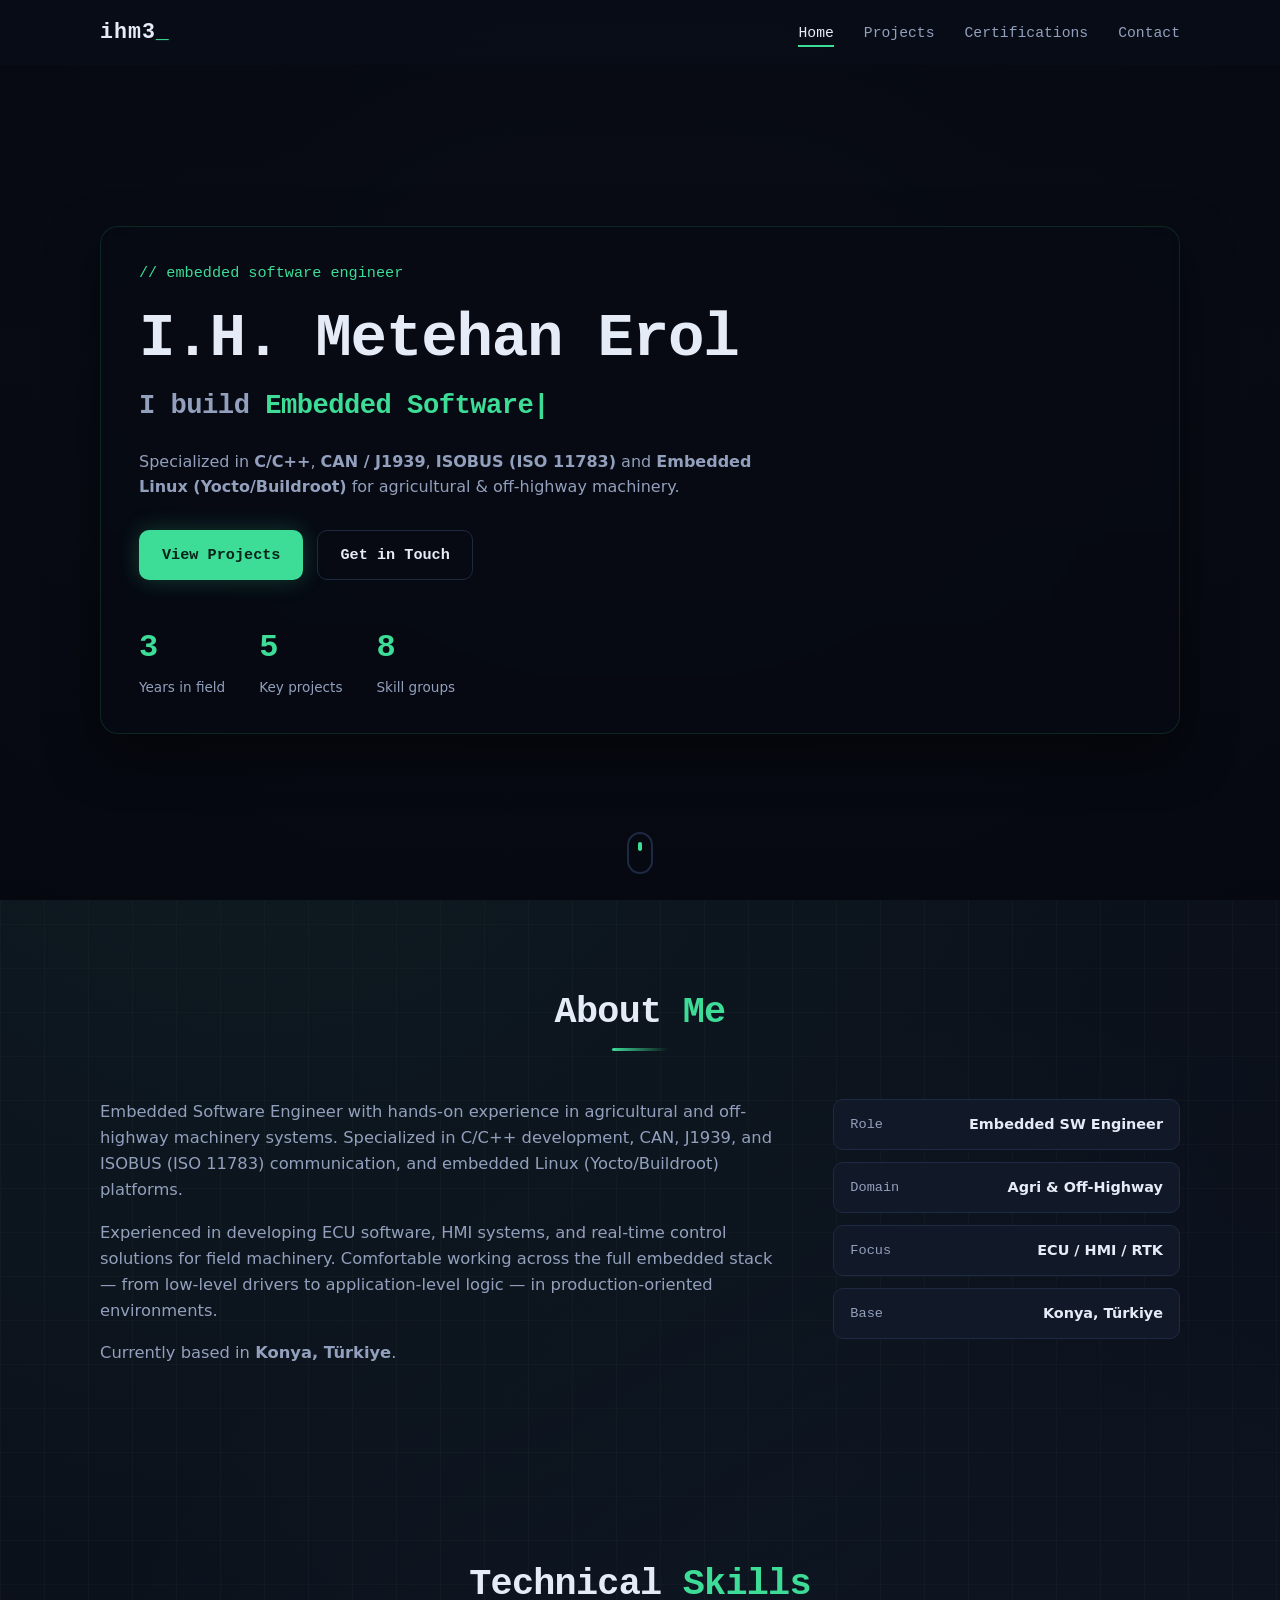
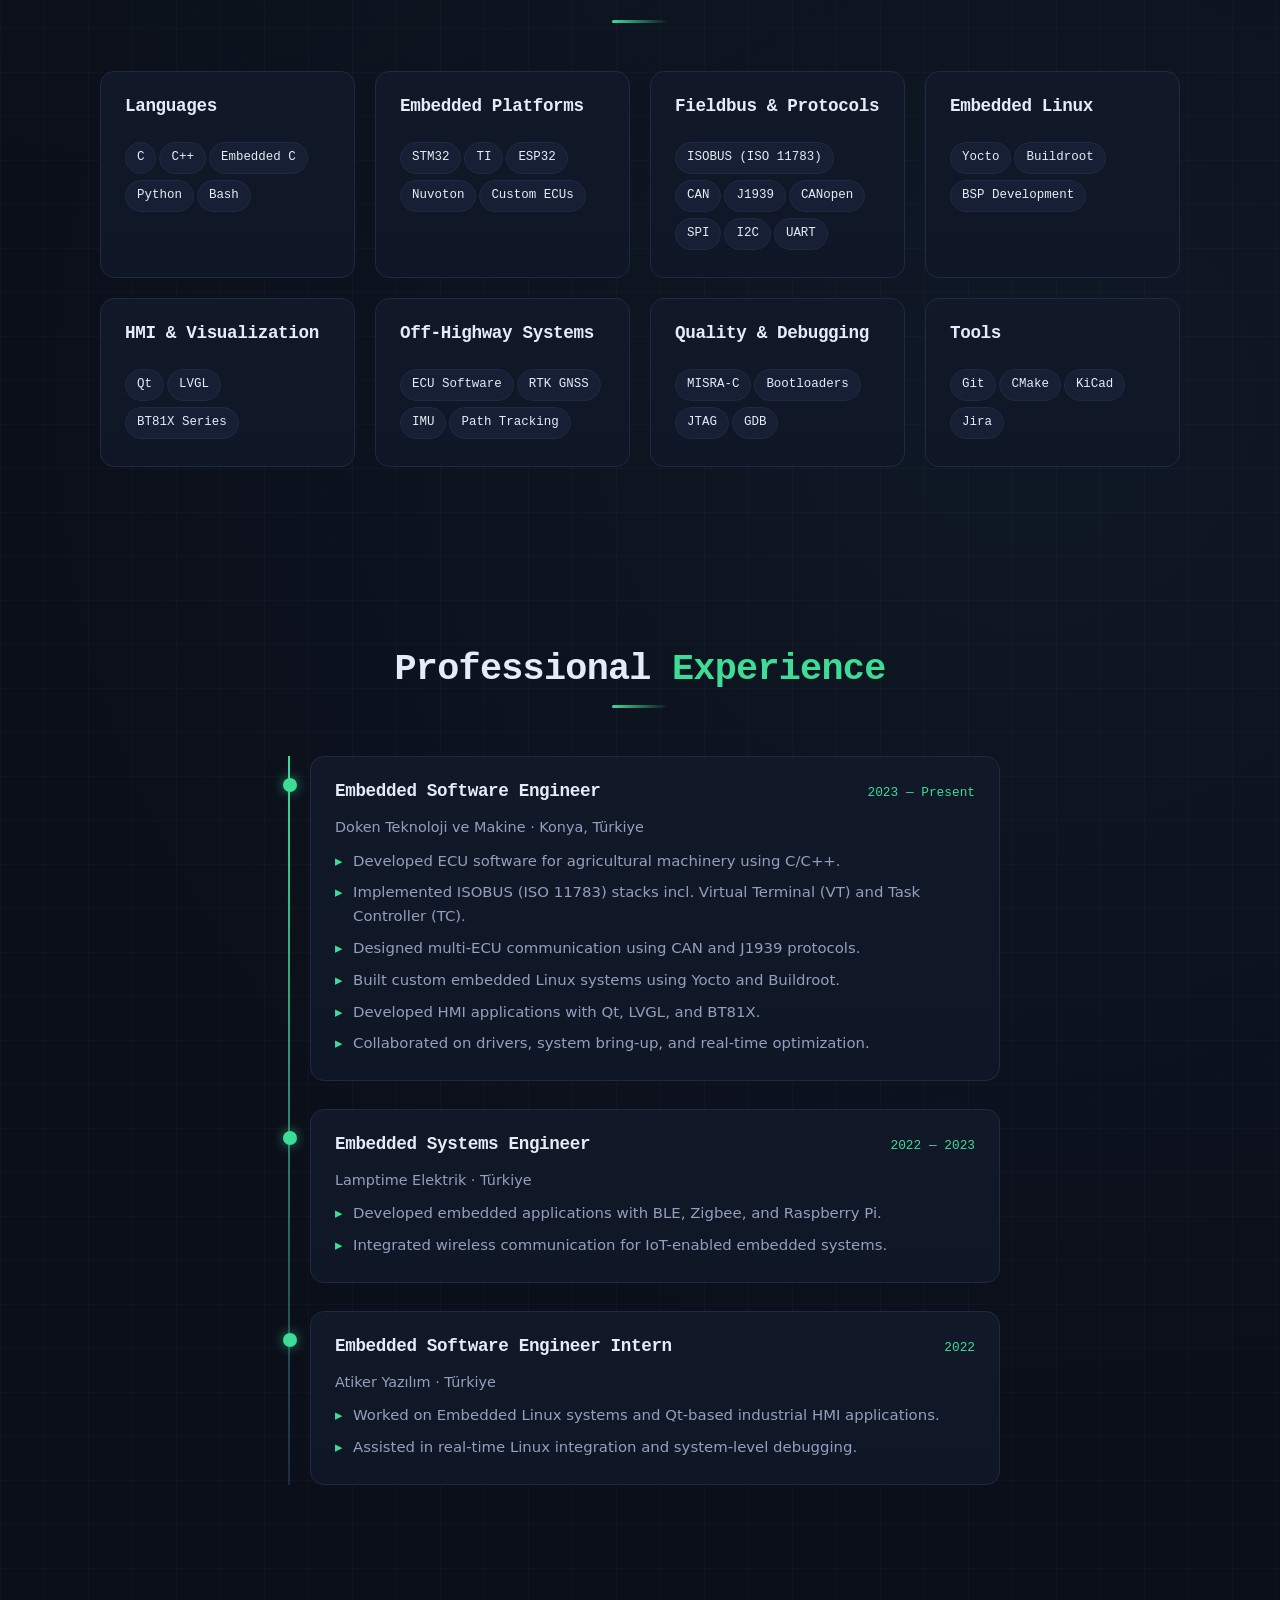
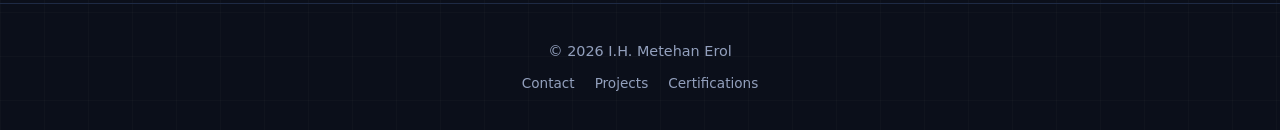
<file: index.html>
﻿<!DOCTYPE html>
<html lang="en">
<head>
  <meta charset="UTF-8">
  <meta name="viewport" content="width=device-width, initial-scale=1.0">
  <meta name="description" content="Portfolio of Metehan Erol, Embedded Software Engineer specializing in agricultural and off-highway systems, ISOBUS, CAN/J1939, and Embedded Linux.">
  <meta name="author" content="I.H. Metehan Erol">
  <meta property="og:title" content="Metehan Erol | Embedded Software Engineer">
  <meta property="og:description" content="Embedded Software Engineer — ISOBUS, CAN/J1939, Embedded Linux, RTK GNSS.">
  <meta property="og:type" content="website">
  <title>Metehan Erol | Embedded Software Engineer</title>
  <link rel="stylesheet" href="styles.css">
  <link rel="stylesheet" href="interior.css">
  <script src="script.js" defer></script>
</head>
<body id="top">
  <nav class="navbar" id="navbar">
    <div class="nav-inner">
      <a href="index.html" class="nav-logo">ihm3<span class="accent">_</span></a>
      <button class="nav-toggle" id="navToggle" aria-label="Toggle navigation" aria-expanded="false">
        <span></span><span></span><span></span>
      </button>
      <ul class="nav-links" id="navLinks">
        <li><a href="index.html" class="nav-link active">Home</a></li>
        <li><a href="projects.html" class="nav-link">Projects</a></li>
        <li><a href="certifications.html" class="nav-link">Certifications</a></li>
        <li><a href="contact.html" class="nav-link">Contact</a></li>
      </ul>
    </div>
  </nav>

  <header class="hero">
    <div class="hero-bg" aria-hidden="true">
      <div class="bg-img bg-img-a" style="background-image:url('img/bg-automotive.jpg')"></div>
      <div class="bg-img bg-img-b" style="background-image:url('img/bg-machinery.jpg')"></div>
      <div class="bg-overlay"></div>
    </div>
    <div class="hero-inner">
      <p class="hero-eyebrow reveal">// embedded software engineer</p>
      <h1 class="hero-title reveal">I.H. Metehan Erol</h1>
      <h2 class="hero-sub reveal">I build <span id="typed" class="accent"></span><span class="cursor">|</span></h2>
      <p class="hero-desc reveal">
        Specialized in <strong>C/C++</strong>, <strong>CAN / J1939</strong>, <strong>ISOBUS (ISO 11783)</strong>
        and <strong>Embedded Linux (Yocto/Buildroot)</strong> for agricultural &amp; off-highway machinery.
      </p>
      <div class="hero-actions reveal">
        <a href="projects.html" class="btn btn-primary">View Projects</a>
        <a href="contact.html" class="btn btn-ghost">Get in Touch</a>
      </div>
      <div class="hero-stats reveal" id="statCounters">
        <div class="stat"><span class="stat-num" data-target="3">0</span><span class="stat-label">Years in field</span></div>
        <div class="stat"><span class="stat-num" data-target="5">0</span><span class="stat-label">Key projects</span></div>
        <div class="stat"><span class="stat-num" data-target="8">0</span><span class="stat-label">Skill groups</span></div>
      </div>
    </div>
    <a href="#about" class="scroll-hint" aria-label="Scroll to about"><span></span></a>
  </header>

  <main class="container">
    <section id="about" class="section">
      <div class="section-head reveal">
        <h2 class="section-title">About <span class="accent">Me</span></h2>
      </div>
      <div class="about-grid">
        <div class="about-text reveal">
          <p>
            Embedded Software Engineer with hands-on experience in agricultural and off-highway machinery systems.
            Specialized in C/C++ development, CAN, J1939, and ISOBUS (ISO 11783) communication, and embedded Linux
            (Yocto/Buildroot) platforms.
          </p>
          <p>
            Experienced in developing ECU software, HMI systems, and real-time control solutions for field machinery.
            Comfortable working across the full embedded stack — from low-level drivers to application-level logic —
            in production-oriented environments.
          </p>
          <p>
            Currently based in <strong>Konya, Türkiye</strong>. 
          </p>
        </div>
        <div class="about-facts reveal">
          <div class="fact"><span>Role</span><b>Embedded SW Engineer</b></div>
          <div class="fact"><span>Domain</span><b>Agri &amp; Off-Highway</b></div>
          <div class="fact"><span>Focus</span><b>ECU / HMI / RTK</b></div>
          <div class="fact"><span>Base</span><b>Konya, Türkiye</b></div>
        </div>
      </div>
    </section>

    <section id="skills" class="section">
      <div class="section-head reveal">
        <h2 class="section-title">Technical <span class="accent">Skills</span></h2>
      </div>
      <div class="skills-grid" id="skillsGrid"></div>
    </section>

    <section id="experience" class="section">
      <div class="section-head reveal">
        <h2 class="section-title">Professional <span class="accent">Experience</span></h2>
      </div>
      <div class="timeline" id="timeline"></div>
    </section>
  </main>

  <footer class="footer">
    <p>© <span id="year"></span> I.H. Metehan Erol</p>
    <p class="footer-links">
      <a href="contact.html">Contact</a>
      <a href="projects.html">Projects</a>
      <a href="certifications.html">Certifications</a>
    </p>
  </footer>

  <button class="to-top" id="toTop" aria-label="Back to top">↑</button>
</body>
</html>
</file>
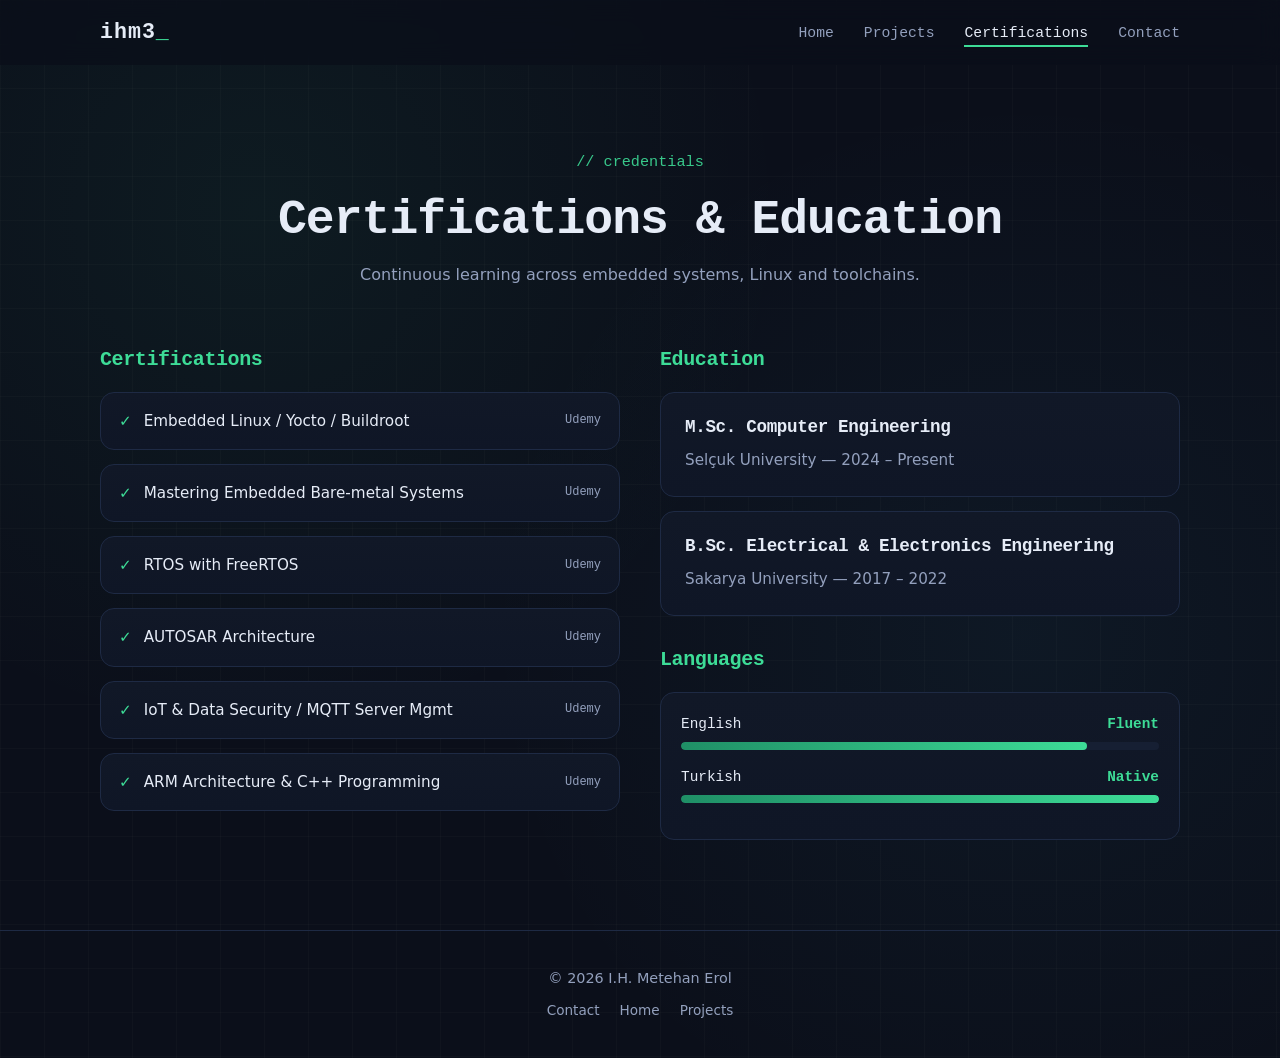
<file: certifications.html>
﻿<!DOCTYPE html>
<html lang="en">
<head>
  <meta charset="UTF-8">
  <meta name="viewport" content="width=device-width, initial-scale=1.0">
  <meta name="description" content="Certifications, education and languages of Metehan Erol.">
  <meta property="og:title" content="Certifications | Metehan Erol">
  <meta property="og:type" content="website">
  <title>Certifications | Metehan Erol</title>
  <link rel="stylesheet" href="styles.css">
  <script src="script.js" defer></script>
</head>
<body id="top">
  <nav class="navbar" id="navbar">
    <div class="nav-inner">
      <a href="index.html" class="nav-logo">ihm3<span class="accent">_</span></a>
      <button class="nav-toggle" id="navToggle" aria-label="Toggle navigation" aria-expanded="false">
        <span></span><span></span><span></span>
      </button>
      <ul class="nav-links" id="navLinks">
        <li><a href="index.html" class="nav-link">Home</a></li>
        <li><a href="projects.html" class="nav-link">Projects</a></li>
        <li><a href="certifications.html" class="nav-link active">Certifications</a></li>
        <li><a href="contact.html" class="nav-link">Contact</a></li>
      </ul>
    </div>
  </nav>

  <header class="page-head">
    <div class="page-head-inner reveal">
      <p class="hero-eyebrow">// credentials</p>
      <h1 class="page-title">Certifications &amp; Education</h1>
      <p class="page-sub">Continuous learning across embedded systems, Linux and toolchains.</p>
    </div>
  </header>

  <main class="container">
    <section class="two-col">
      <div>
        <h2 class="col-title reveal">Certifications</h2>
        <div class="cert-list" id="certList"></div>
      </div>
      <div>
        <h2 class="col-title reveal">Education</h2>
        <div class="edu-card card reveal">
          <h3 class="card-title">M.Sc. Computer Engineering</h3>
          <p class="card-text">Selçuk University — 2024 – Present</p>
        </div>
        <div class="edu-card card reveal">
          <h3 class="card-title">B.Sc. Electrical &amp; Electronics Engineering</h3>
          <p class="card-text">Sakarya University — 2017 – 2022</p>
        </div>

        <h2 class="col-title reveal" style="margin-top:32px">Languages</h2>
        <div class="lang-card card reveal">
          <div class="lang-row"><span>English</span><b>Fluent</b></div>
          <div class="lang-bar"><span class="bar-fill en"></span></div>
          <div class="lang-row"><span>Turkish</span><b>Native</b></div>
          <div class="lang-bar"><span class="bar-fill tr"></span></div>
        </div>
      </div>
    </section>
  </main>

  <footer class="footer">
    <p>© <span id="year"></span> I.H. Metehan Erol</p>
    <p class="footer-links">
      <a href="contact.html">Contact</a>
      <a href="index.html">Home</a>
      <a href="projects.html">Projects</a>
    </p>
  </footer>

  <button class="to-top" id="toTop" aria-label="Back to top">↑</button>

  <script>
    const certList = document.getElementById("certList");
    const certs = [
      "Embedded Linux / Yocto / Buildroot",
      "Mastering Embedded Bare-metal Systems",
      "RTOS with FreeRTOS",
      "AUTOSAR Architecture",
      "IoT & Data Security / MQTT Server Mgmt",
      "ARM Architecture & C++ Programming",
    ];
    certList.innerHTML = certs
      .map((c, i) => `
        <div class="cert-item card reveal delay-${i % 3}">
          <span class="cert-check">✓</span><span>${c}</span><span class="cert-src">Udemy</span>
        </div>`)
      .join("");
    requestAnimationFrame(() =>
      certList.querySelectorAll(".reveal").forEach((el) => el.classList.add("visible"))
    );
  </script>
</body>
</html>
</file>
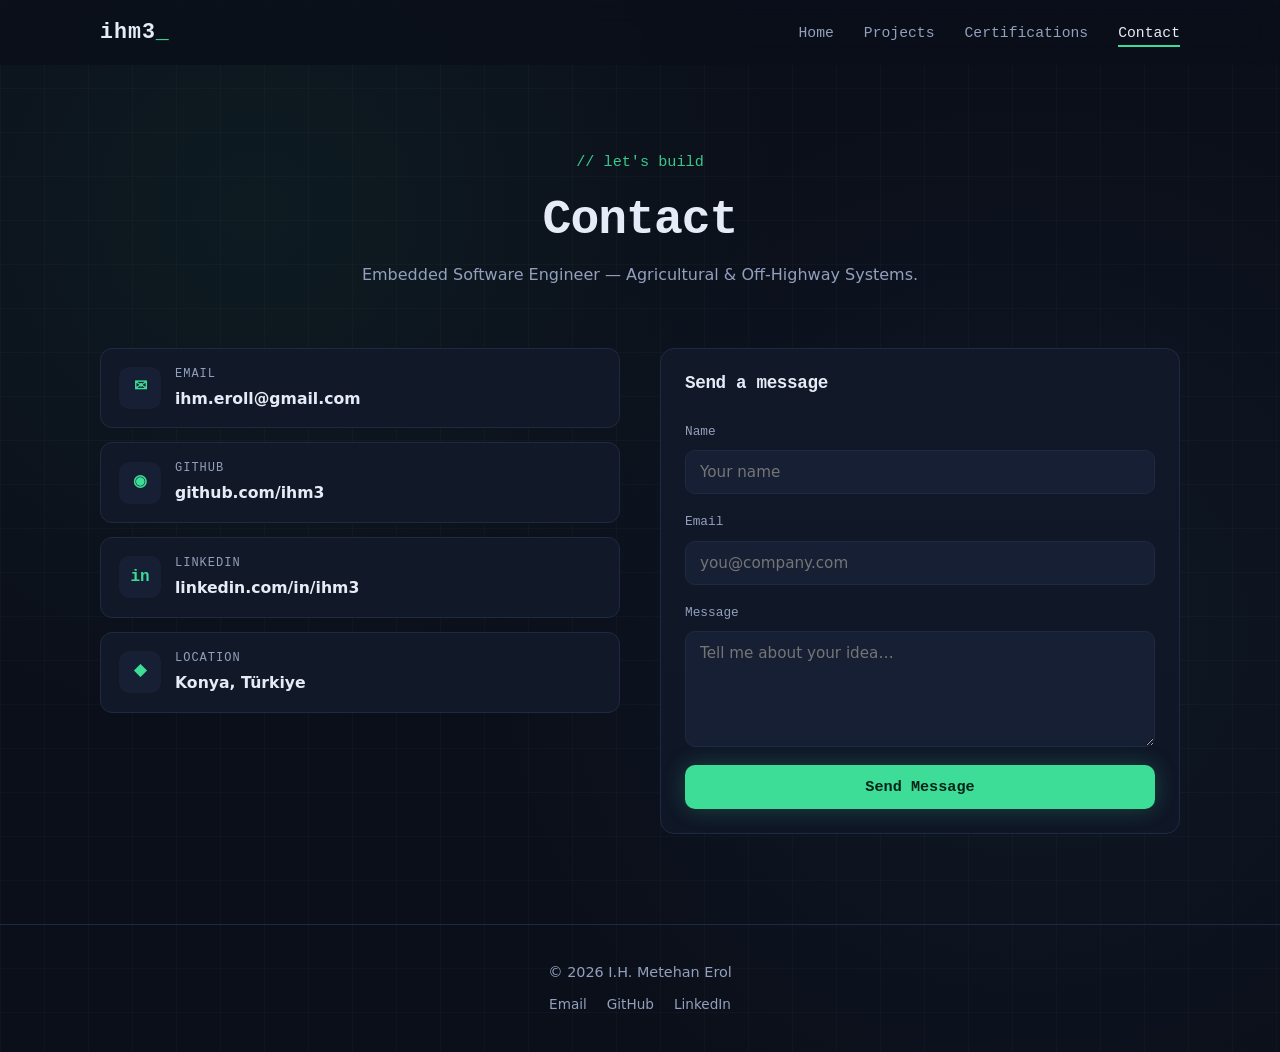
<file: contact.html>
﻿<!DOCTYPE html>
<html lang="en">
<head>
  <meta charset="UTF-8">
  <meta name="viewport" content="width=device-width, initial-scale=1.0">
  <meta name="description" content="Contact Metehan Erol — Embedded Software Engineer.">
  <meta property="og:title" content="Contact | Metehan Erol">
  <meta property="og:type" content="website">
  <title>Contact | Metehan Erol</title>
  <link rel="stylesheet" href="styles.css">
  <script src="script.js" defer></script>
</head>
<body id="top">
  <nav class="navbar" id="navbar">
    <div class="nav-inner">
      <a href="index.html" class="nav-logo">ihm3<span class="accent">_</span></a>
      <button class="nav-toggle" id="navToggle" aria-label="Toggle navigation" aria-expanded="false">
        <span></span><span></span><span></span>
      </button>
      <ul class="nav-links" id="navLinks">
        <li><a href="index.html" class="nav-link">Home</a></li>
        <li><a href="projects.html" class="nav-link">Projects</a></li>
        <li><a href="certifications.html" class="nav-link">Certifications</a></li>
        <li><a href="contact.html" class="nav-link active">Contact</a></li>
      </ul>
    </div>
  </nav>

  <header class="page-head">
    <div class="page-head-inner reveal">
      <p class="hero-eyebrow">// let's build</p>
      <h1 class="page-title">Contact</h1>
      <p class="page-sub">Embedded Software Engineer — Agricultural & Off-Highway Systems.</p>
    </div>
  </header>

  <main class="container">
    <div class="contact-grid">
      <div class="contact-info">
        <a class="contact-item reveal" href="mailto:ihm.eroll@gmail.com">
          <span class="contact-icon">✉</span>
          <div><span class="contact-label">Email</span><b>ihm.eroll@gmail.com</b></div>
        </a>
        <a class="contact-item reveal delay-1" href="https://github.com/ihm3" target="_blank" rel="noopener">
          <span class="contact-icon">◉</span>
          <div><span class="contact-label">GitHub</span><b>github.com/ihm3</b></div>
        </a>
        <a class="contact-item reveal delay-3" href="https://linkedin.com/in/ihm3" target="_blank" rel="noopener">
          <span class="contact-icon">in</span>
          <div><span class="contact-label">LinkedIn</span><b>linkedin.com/in/ihm3</b></div>
        </a>
        <div class="contact-item reveal delay-3">
          <span class="contact-icon">◆</span>
          <div><span class="contact-label">Location</span><b>Konya, Türkiye</b></div>
        </div>
      </div>

      <form class="contact-form card reveal" id="contactForm">
        <h3 class="card-title">Send a message</h3>
        <label class="field">
          <span>Name</span>
          <input type="text" name="name" placeholder="Your name" required>
        </label>
        <label class="field">
          <span>Email</span>
          <input type="email" name="email" placeholder="you@company.com" required>
        </label>
        <label class="field">
          <span>Message</span>
          <textarea name="message" rows="5" placeholder="Tell me about your idea…" required></textarea>
        </label>
        <button type="submit" class="btn btn-primary">Send Message</button>
        <p class="form-note" id="formNote" hidden>Thanks — I'll get back to you soon.</p>
      </form>
    </div>
  </main>

  <footer class="footer">
    <p>© <span id="year"></span> I.H. Metehan Erol</p>
    <p class="footer-links">
      <a href="mailto:ihm.eroll@gmail.com">Email</a>
      <a href="https://github.com/ihm3" target="_blank" rel="noopener">GitHub</a>
      <a href="https://linkedin.com/in/ihm3" target="_blank" rel="noopener">LinkedIn</a>
    </p>
  </footer>

  <button class="to-top" id="toTop" aria-label="Back to top">↑</button>

  <script>
    const form = document.getElementById("contactForm");
    const note = document.getElementById("formNote");
    form.addEventListener("submit", (e) => {
      e.preventDefault();
      note.hidden = false;
      form.reset();
    });
  </script>
</body>
</html>
</file>
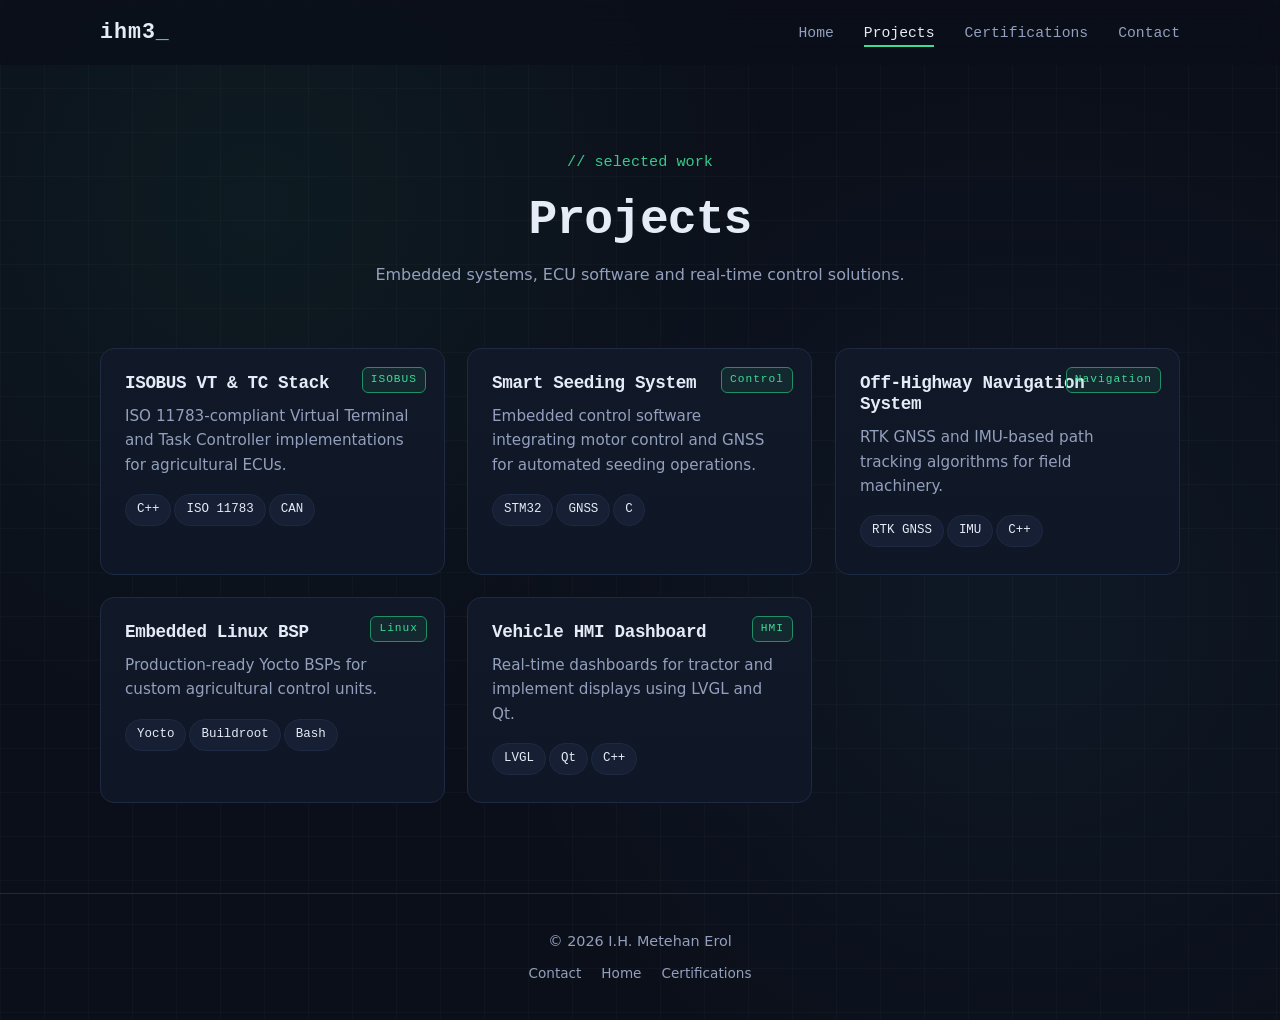
<file: projects.html>
﻿<!DOCTYPE html>
<html lang="en">
<head>
  <meta charset="UTF-8">
  <meta name="viewport" content="width=device-width, initial-scale=1.0">
  <meta name="description" content="Selected embedded systems and software projects by Metehan Erol.">
  <meta property="og:title" content="Projects | Metehan Erol">
  <meta property="og:type" content="website">
  <title>Projects | Metehan Erol</title>
  <link rel="stylesheet" href="styles.css">
  <script src="script.js" defer></script>
</head>
<body id="top">
  <nav class="navbar" id="navbar">
    <div class="nav-inner">
      <a href="index.html" class="nav-logo">ihm3<span class="accent">_</span></a>
      <button class="nav-toggle" id="navToggle" aria-label="Toggle navigation" aria-expanded="false">
        <span></span><span></span><span></span>
      </button>
      <ul class="nav-links" id="navLinks">
        <li><a href="index.html" class="nav-link">Home</a></li>
        <li><a href="projects.html" class="nav-link active">Projects</a></li>
        <li><a href="certifications.html" class="nav-link">Certifications</a></li>
        <li><a href="contact.html" class="nav-link">Contact</a></li>
      </ul>
    </div>
  </nav>

  <header class="page-head">
    <div class="page-head-inner reveal">
      <p class="hero-eyebrow">// selected work</p>
      <h1 class="page-title">Projects</h1>
      <p class="page-sub">Embedded systems, ECU software and real-time control solutions.</p>
    </div>
  </header>

  <main class="container">
    <section class="projects-grid">
      <article class="card tilt project-card reveal">
        <span class="project-tag">ISOBUS</span>
        <h3 class="card-title">ISOBUS VT &amp; TC Stack</h3>
        <p class="card-text">ISO 11783-compliant Virtual Terminal and Task Controller implementations for agricultural ECUs.</p>
        <div class="project-tech"><span class="badge">C++</span><span class="badge">ISO 11783</span><span class="badge">CAN</span></div>
      </article>

      <article class="card tilt project-card reveal delay-1">
        <span class="project-tag">Control</span>
        <h3 class="card-title">Smart Seeding System</h3>
        <p class="card-text">Embedded control software integrating motor control and GNSS for automated seeding operations.</p>
        <div class="project-tech"><span class="badge">STM32</span><span class="badge">GNSS</span><span class="badge">C</span></div>
      </article>

      <article class="card tilt project-card reveal delay-2">
        <span class="project-tag">Navigation</span>
        <h3 class="card-title">Off-Highway Navigation System</h3>
        <p class="card-text">RTK GNSS and IMU-based path tracking algorithms for field machinery.</p>
        <div class="project-tech"><span class="badge">RTK GNSS</span><span class="badge">IMU</span><span class="badge">C++</span></div>
      </article>

      <article class="card tilt project-card reveal">
        <span class="project-tag">Linux</span>
        <h3 class="card-title">Embedded Linux BSP</h3>
        <p class="card-text">Production-ready Yocto BSPs for custom agricultural control units.</p>
        <div class="project-tech"><span class="badge">Yocto</span><span class="badge">Buildroot</span><span class="badge">Bash</span></div>
      </article>

      <article class="card tilt project-card reveal delay-1">
        <span class="project-tag">HMI</span>
        <h3 class="card-title">Vehicle HMI Dashboard</h3>
        <p class="card-text">Real-time dashboards for tractor and implement displays using LVGL and Qt.</p>
        <div class="project-tech"><span class="badge">LVGL</span><span class="badge">Qt</span><span class="badge">C++</span></div>
      </article>
    </section>
  </main>

  <footer class="footer">
    <p>© <span id="year"></span> I.H. Metehan Erol</p>
    <p class="footer-links">
      <a href="contact.html">Contact</a>
      <a href="index.html">Home</a>
      <a href="certifications.html">Certifications</a>
    </p>
  </footer>

  <button class="to-top" id="toTop" aria-label="Back to top">↑</button>
</body>
</html>
</file>
<file: styles.css>
﻿/* ============ Reset & Variables ============ */
*,
*::before,
*::after {
  box-sizing: border-box;
  margin: 0;
  padding: 0;
}

:root {
  --bg: #0b0f1a;
  --bg-elev: #111827;
  --bg-elev2: #161f33;
  --surface: #0f1626;
  --border: #1e2a44;
  --text: #e6ecf7;
  --muted: #93a0bd;
  --accent: #3ddc97;
  --accent-dim: #1f8f66;
  --danger: #ff5c5c;
  --warning: #ffd166;
  --info: #4cc9f0;
  --mono: "JetBrains Mono", "Fira Code", Consolas, monospace;
  --sans: "Inter", "Segoe UI", system-ui, -apple-system, sans-serif;
  --radius: 14px;
  --transition: 0.28s cubic-bezier(0.4, 0, 0.2, 1);
  --shadow: 0 10px 30px rgba(0, 0, 0, 0.45);
}
/* ============ Base & Background ============ */
html {
  scroll-behavior: smooth;
}

body {
  background-color: var(--bg);
  background-image:
    radial-gradient(circle at 20% 20%, rgba(61, 220, 151, 0.06), transparent 40%),
    radial-gradient(circle at 80% 60%, rgba(76, 201, 240, 0.05), transparent 45%),
    linear-gradient(rgba(255, 255, 255, 0.02) 1px, transparent 1px),
    linear-gradient(90deg, rgba(255, 255, 255, 0.02) 1px, transparent 1px);
  background-size: 100% 100%, 100% 100%, 44px 44px, 44px 44px;
  color: var(--text);
  font-family: var(--sans);
  line-height: 1.6;
  -webkit-font-smoothing: antialiased;
  overflow-x: hidden;
}

a {
  color: var(--accent);
  text-decoration: none;
}

a:hover {
  color: #6ff0bb;
}

.container {
  width: min(1080px, 92%);
  margin: 0 auto;
}

::selection {
  background: var(--accent);
  color: #06231a;
}

::-webkit-scrollbar {
  width: 10px;
}
::-webkit-scrollbar-track {
  background: var(--bg);
}
::-webkit-scrollbar-thumb {
  background: var(--border);
  border-radius: 10px;
}
::-webkit-scrollbar-thumb:hover {
  background: var(--accent-dim);
}

.accent {
  color: var(--accent);
}
/* ============ Typography & Sections ============ */
h1, h2, h3, h4 {
  font-family: var(--mono);
  font-weight: 700;
  line-height: 1.2;
  letter-spacing: -0.02em;
}

.section {
  padding: 90px 0;
}

.section-head {
  text-align: center;
  margin-bottom: 48px;
}

.section-title {
  font-size: clamp(1.6rem, 3.5vw, 2.3rem);
  margin-bottom: 12px;
}

.section-title::after {
  content: "";
  display: block;
  width: 56px;
  height: 3px;
  margin: 14px auto 0;
  background: linear-gradient(90deg, var(--accent), transparent);
  border-radius: 3px;
}

.section-sub {
  color: var(--muted);
  max-width: 560px;
  margin: 0 auto;
}
/* ============ Cards, Badges, Buttons ============ */
.card {
  background: linear-gradient(180deg, var(--bg-elev), var(--surface));
  border: 1px solid var(--border);
  border-radius: var(--radius);
  padding: 24px;
  transition: transform var(--transition), box-shadow var(--transition), border-color var(--transition);
}

.card:hover {
  transform: translateY(-4px);
  border-color: var(--accent-dim);
  box-shadow: var(--shadow), 0 0 24px rgba(61, 220, 151, 0.12);
}

.card-title {
  font-size: 1.1rem;
  margin-bottom: 10px;
  color: var(--text);
}

.card-text {
  color: var(--muted);
  font-size: 0.95rem;
}

.badge {
  display: inline-block;
  font-family: var(--mono);
  font-size: 0.78rem;
  padding: 5px 11px;
  margin: 3px 3px 3px 0;
  border: 1px solid var(--border);
  border-radius: 999px;
  color: var(--text);
  background: var(--bg-elev2);
  transition: all var(--transition);
}

.badge:hover {
  border-color: var(--accent);
  color: var(--accent);
  box-shadow: 0 0 12px rgba(61, 220, 151, 0.2);
}

.btn {
  display: inline-block;
  font-family: var(--mono);
  font-weight: 600;
  font-size: 0.95rem;
  padding: 12px 22px;
  border-radius: 10px;
  border: 1px solid transparent;
  cursor: pointer;
  transition: all var(--transition);
}

.btn-primary {
  background: var(--accent);
  color: #06231a;
  box-shadow: 0 0 22px rgba(61, 220, 151, 0.25);
}

.btn-primary:hover {
  background: #6ff0bb;
  color: #06231a;
  transform: translateY(-2px);
}

.btn-ghost {
  border-color: var(--border);
  color: var(--text);
  background: transparent;
}

.btn-ghost:hover {
  border-color: var(--accent);
  color: var(--accent);
}
/* ============ Responsive Breakpoints ============ */
@media (max-width: 768px) {
  .section {
    padding: 60px 0;
  }
  .nav-links {
    position: fixed;
    inset: 0 0 auto 0;
    flex-direction: column;
    background: var(--bg-elev);
    padding: 80px 24px 24px;
    gap: 20px;
    transform: translateY(-120%);
    transition: transform var(--transition);
    z-index: 90;
  }
  .nav-links.open {
    transform: translateY(0);
  }
  .nav-toggle {
    display: flex;
  }
  .hero-inner {
    padding: 0 20px;
  }
  .dashboard {
    grid-template-columns: 1fr !important;
  }
}
/* ============ Navbar ============ */
.navbar {
  position: fixed;
  top: 0;
  left: 0;
  right: 0;
  z-index: 100;
  background: rgba(11, 15, 26, 0.72);
  backdrop-filter: blur(12px);
  border-bottom: 1px solid transparent;
  transition: background var(--transition), border-color var(--transition);
}

.navbar.scrolled {
  background: rgba(11, 15, 26, 0.92);
  border-color: var(--border);
}

.nav-inner {
  width: min(1080px, 92%);
  margin: 0 auto;
  display: flex;
  align-items: center;
  justify-content: space-between;
  height: 64px;
}

.nav-logo {
  font-family: var(--mono);
  font-weight: 700;
  font-size: 1.35rem;
  color: var(--text);
  letter-spacing: 1px;
}

.nav-links {
  display: flex;
  gap: 30px;
  list-style: none;
  align-items: center;
}

.nav-link {
  font-family: var(--mono);
  font-size: 0.92rem;
  color: var(--muted);
  position: relative;
  padding: 4px 0;
}

.nav-link::after {
  content: "";
  position: absolute;
  left: 0;
  bottom: -2px;
  width: 0;
  height: 2px;
  background: var(--accent);
  transition: width var(--transition);
}

.nav-link:hover::after,
.nav-link.active::after {
  width: 100%;
}

.nav-link.active {
  color: var(--text);
}

.nav-toggle {
  display: none;
  flex-direction: column;
  gap: 5px;
  background: none;
  border: none;
  cursor: pointer;
  z-index: 95;
}

.nav-toggle span {
  width: 26px;
  height: 2px;
  background: var(--text);
  transition: all var(--transition);
}

.nav-toggle.open span:nth-child(1) { transform: translateY(7px) rotate(45deg); }
.nav-toggle.open span:nth-child(2) { opacity: 0; }
.nav-toggle.open span:nth-child(3) { transform: translateY(-7px) rotate(-45deg); }
/* ============ Hero ============ */
.hero {
  position: relative;
  min-height: 100vh;
  display: flex;
  align-items: center;
  padding: 120px 0 60px;
  overflow: hidden;
}

.hero-inner {
  position: relative;
  z-index: 2;
  width: min(1080px, 92%);
  margin: 0 auto;
  padding: 34px 38px;
  border-radius: 18px;
  background: rgba(7, 10, 18, 0.62);
  border: 1px solid rgba(61, 220, 151, 0.14);
  backdrop-filter: blur(4px);
  box-shadow: 0 20px 50px rgba(0, 0, 0, 0.5);
}

@media (max-width: 768px) {
  .hero-inner {
    padding: 24px 20px;
  }
}

.hero-eyebrow {
  font-family: var(--mono);
  color: var(--accent);
  font-size: 0.95rem;
  margin-bottom: 18px;
  opacity: 0.9;
}

.hero-title {
  font-size: clamp(2.2rem, 6vw, 3.8rem);
  margin-bottom: 14px;
}

.hero-sub {
  font-size: clamp(1.2rem, 3vw, 1.7rem);
  color: var(--muted);
  min-height: 2.4rem;
  margin-bottom: 20px;
}

.cursor {
  color: var(--accent);
  animation: blink 1s step-end infinite;
}

@keyframes blink {
  50% { opacity: 0; }
}

.hero-desc {
  max-width: 620px;
  color: var(--muted);
  margin-bottom: 30px;
}

.hero-actions {
  display: flex;
  gap: 14px;
  flex-wrap: wrap;
  margin-bottom: 42px;
}

.hero-stats {
  display: flex;
  gap: 34px;
  flex-wrap: wrap;
}

.stat-num {
  font-family: var(--mono);
  font-size: 2rem;
  font-weight: 700;
  color: var(--accent);
}

.stat-label {
  display: block;
  font-size: 0.85rem;
  color: var(--muted);
  margin-top: 4px;
}

.scroll-hint {
  position: absolute;
  bottom: 26px;
  left: 50%;
  transform: translateX(-50%);
  z-index: 2;
  width: 26px;
  height: 42px;
  border: 2px solid var(--border);
  border-radius: 14px;
  display: flex;
  justify-content: center;
  padding-top: 8px;
}

.scroll-hint span {
  width: 4px;
  height: 9px;
  background: var(--accent);
  border-radius: 4px;
  animation: scrolldot 1.6s ease-in-out infinite;
}

@keyframes scrolldot {
  0% { transform: translateY(0); opacity: 1; }
  70% { transform: translateY(14px); opacity: 0; }
  100% { transform: translateY(0); opacity: 0; }
}
/* ============ Reveal animation ============ */
.reveal {
  opacity: 0;
  transform: translateY(30px);
  transition: opacity 0.7s ease, transform 0.7s ease;
}

.reveal.visible {
  opacity: 1;
  transform: translateY(0);
}

.reveal.delay-1 { transition-delay: 0.1s; }
.reveal.delay-2 { transition-delay: 0.2s; }
.reveal.delay-3 { transition-delay: 0.3s; }

/* ============ Back to top ============ */
.to-top {
  position: fixed;
  right: 24px;
  bottom: 24px;
  width: 46px;
  height: 46px;
  border-radius: 50%;
  border: 1px solid var(--border);
  background: var(--bg-elev);
  color: var(--accent);
  font-size: 1.2rem;
  cursor: pointer;
  opacity: 0;
  pointer-events: none;
  transform: translateY(12px);
  transition: all var(--transition);
  z-index: 80;
}

.to-top.visible {
  opacity: 1;
  pointer-events: auto;
  transform: translateY(0);
}

.to-top:hover {
  border-color: var(--accent);
  box-shadow: 0 0 16px rgba(61, 220, 151, 0.3);
}

/* ============ Tilt base ============ */
.tilt {
  transform-style: preserve-3d;
  will-change: transform;
}
/* ============ About ============ */
.about-grid {
  display: grid;
  grid-template-columns: 2fr 1fr;
  gap: 40px;
  align-items: start;
}

.about-text p {
  color: var(--muted);
  margin-bottom: 16px;
  font-size: 1.02rem;
}

.about-facts {
  display: grid;
  gap: 12px;
}

.fact {
  display: flex;
  justify-content: space-between;
  align-items: center;
  padding: 13px 16px;
  border: 1px solid var(--border);
  border-radius: 10px;
  background: var(--bg-elev);
}

.fact span {
  color: var(--muted);
  font-size: 0.85rem;
  font-family: var(--mono);
}

.fact b {
  font-size: 0.9rem;
  color: var(--text);
}

/* ============ Skills ============ */
.skills-grid {
  display: grid;
  grid-template-columns: repeat(auto-fill, minmax(240px, 1fr));
  gap: 20px;
}

.skill-head {
  display: flex;
  align-items: center;
  gap: 10px;
  margin-bottom: 12px;
}

.skill-icon {
  color: var(--accent);
  font-size: 1.1rem;
}

.skill-tags {
  display: flex;
  flex-wrap: wrap;
}

/* ============ Timeline ============ */
.timeline {
  position: relative;
  max-width: 720px;
  margin: 0 auto;
  padding-left: 30px;
}

.timeline::before {
  content: "";
  position: absolute;
  left: 8px;
  top: 0;
  bottom: 0;
  width: 2px;
  background: linear-gradient(180deg, var(--accent), var(--border));
}

.timeline-item {
  position: relative;
  margin-bottom: 28px;
}

.timeline-dot {
  position: absolute;
  left: -27px;
  top: 22px;
  width: 14px;
  height: 14px;
  border-radius: 50%;
  background: var(--accent);
  box-shadow: 0 0 12px rgba(61, 220, 151, 0.6);
}

.tl-head {
  display: flex;
  justify-content: space-between;
  align-items: baseline;
  flex-wrap: wrap;
  gap: 6px;
}

.tl-period {
  font-family: var(--mono);
  font-size: 0.8rem;
  color: var(--accent);
}

.tl-company {
  color: var(--muted);
  margin: 4px 0 10px;
  font-size: 0.9rem;
}

.tl-list {
  list-style: none;
  display: grid;
  gap: 8px;
}

.tl-list li {
  position: relative;
  padding-left: 18px;
  color: var(--muted);
  font-size: 0.93rem;
}

.tl-list li::before {
  content: "▸";
  position: absolute;
  left: 0;
  color: var(--accent);
}

/* ============ Footer ============ */
.footer {
  border-top: 1px solid var(--border);
  padding: 36px 20px;
  text-align: center;
  color: var(--muted);
  font-size: 0.9rem;
}

.footer-links {
  margin-top: 10px;
  display: flex;
  gap: 20px;
  justify-content: center;
}

.footer-links a {
  color: var(--muted);
  font-size: 0.85rem;
}

.footer-links a:hover {
  color: var(--accent);
}
/* ============ Page header ============ */
.page-head {
  padding: 150px 0 60px;
  text-align: center;
}

.page-head-inner {
  width: min(1080px, 92%);
  margin: 0 auto;
}

.page-title {
  font-size: clamp(2rem, 5vw, 3rem);
  margin-bottom: 12px;
}

.page-sub {
  color: var(--muted);
  max-width: 560px;
  margin: 0 auto;
}

/* ============ Projects ============ */
.projects-grid {
  display: grid;
  grid-template-columns: repeat(auto-fill, minmax(280px, 1fr));
  gap: 22px;
  padding-bottom: 90px;
}

.project-card {
  position: relative;
}

.project-tag {
  position: absolute;
  top: 18px;
  right: 18px;
  font-family: var(--mono);
  font-size: 0.7rem;
  letter-spacing: 1px;
  color: var(--accent);
  border: 1px solid var(--accent-dim);
  padding: 3px 8px;
  border-radius: 6px;
  background: rgba(61, 220, 151, 0.08);
}

.project-tech {
  margin-top: 14px;
}

/* ============ Certifications / education ============ */
.two-col {
  display: grid;
  grid-template-columns: 1fr 1fr;
  gap: 40px;
  padding-bottom: 90px;
}

.col-title {
  font-size: 1.25rem;
  margin-bottom: 20px;
  color: var(--accent);
}

.cert-list {
  display: grid;
  gap: 14px;
}

.cert-item {
  display: flex;
  align-items: center;
  gap: 12px;
  padding: 16px 18px;
  font-size: 0.95rem;
}

.cert-check {
  color: var(--accent);
  font-weight: 700;
}

.cert-src {
  margin-left: auto;
  font-family: var(--mono);
  font-size: 0.75rem;
  color: var(--muted);
}

.edu-card {
  margin-bottom: 14px;
}

.lang-card {
  padding: 20px;
}

.lang-row {
  display: flex;
  justify-content: space-between;
  font-family: var(--mono);
  font-size: 0.9rem;
  margin-bottom: 6px;
}

.lang-row b {
  color: var(--accent);
}

.lang-bar {
  height: 8px;
  border-radius: 6px;
  background: var(--bg-elev2);
  overflow: hidden;
  margin-bottom: 16px;
}

.bar-fill {
  display: block;
  height: 100%;
  border-radius: 6px;
  background: linear-gradient(90deg, var(--accent-dim), var(--accent));
  width: 0;
  transition: width 1s ease;
}

.bar-fill.en { width: 85%; }
.bar-fill.tr { width: 100%; }
/* ============ Contact ============ */
.contact-grid {
  display: grid;
  grid-template-columns: 1fr 1fr;
  gap: 40px;
  padding-bottom: 90px;
  align-items: start;
}

.contact-info {
  display: grid;
  gap: 14px;
}

.contact-item {
  display: flex;
  align-items: center;
  gap: 14px;
  padding: 16px 18px;
  border: 1px solid var(--border);
  border-radius: 12px;
  background: var(--bg-elev);
  color: var(--text);
  transition: border-color var(--transition), transform var(--transition);
}

.contact-item:hover {
  border-color: var(--accent);
  transform: translateX(4px);
}

.contact-icon {
  width: 42px;
  height: 42px;
  flex-shrink: 0;
  display: grid;
  place-items: center;
  border-radius: 10px;
  background: var(--bg-elev2);
  color: var(--accent);
  font-family: var(--mono);
  font-weight: 700;
}

.contact-label {
  display: block;
  font-size: 0.75rem;
  color: var(--muted);
  font-family: var(--mono);
  text-transform: uppercase;
  letter-spacing: 1px;
  margin-bottom: 2px;
}

.contact-item b {
  font-size: 0.98rem;
}

/* ============ Contact form ============ */
.contact-form {
  display: grid;
  gap: 18px;
}

.field {
  display: grid;
  gap: 8px;
}

.field span {
  font-family: var(--mono);
  font-size: 0.8rem;
  color: var(--muted);
}

.field input,
.field textarea {
  background: var(--bg-elev2);
  border: 1px solid var(--border);
  border-radius: 10px;
  padding: 12px 14px;
  color: var(--text);
  font-family: var(--sans);
  font-size: 0.95rem;
  transition: border-color var(--transition);
  resize: vertical;
}

.field input:focus,
.field textarea:focus {
  outline: none;
  border-color: var(--accent);
  box-shadow: 0 0 0 3px rgba(61, 220, 151, 0.12);
}

.form-note {
  color: var(--accent);
  font-family: var(--mono);
  font-size: 0.9rem;
}

/* ============ Responsive (two-col pages) ============ */
@media (max-width: 768px) {
  .two-col,
  .contact-grid,
  .about-grid {
    grid-template-columns: 1fr;
  }
  .page-head {
    padding: 130px 0 40px;
  }
}
/* ============ Accessibility: reduced motion ============ */
@media (prefers-reduced-motion: reduce) {
  *, *::before, *::after {
    animation-duration: 0.001ms !important;
    animation-iteration-count: 1 !important;
    transition-duration: 0.001ms !important;
    scroll-behavior: auto !important;
  }
  .reveal {
    opacity: 1;
    transform: none;
  }
}
</file>
<file: interior.css>
﻿/* ============ Hero rotating photo background ============ */
.hero-bg {
  position: absolute;
  inset: 0;
  z-index: 0;
  overflow: hidden;
  background: #0b0f1a;
}

.bg-img {
  position: absolute;
  inset: 0;
  background-size: cover;
  background-position: center;
  opacity: 0;
  animation: bgFade 18s ease-in-out infinite;
}

.bg-img-a {
  animation-name: bgFadeA;
}

.bg-img-b {
  animation-name: bgFadeB;
}

/* Crossfade: A shows, then B fades in, holds, then back to A */
@keyframes bgFadeA {
  0%, 45% { opacity: 1; }
  55%, 100% { opacity: 0; }
}

@keyframes bgFadeB {
  0%, 45% { opacity: 0; }
  55%, 100% { opacity: 1; }
}

/* Dark overlay for readability */
.bg-overlay {
  position: absolute;
  inset: 0;
  background:
    linear-gradient(180deg, rgba(5, 8, 15, 0.6) 0%, rgba(5, 8, 15, 0.35) 40%, rgba(5, 8, 15, 0.8) 100%),
    radial-gradient(ellipse at 50% 45%, transparent 35%, rgba(4, 6, 12, 0.55) 100%);
}

/* Readability panel over the scene */
.hero-inner {
  position: relative;
  z-index: 2;
}

@media (prefers-reduced-motion: reduce) {
  .bg-img {
    animation: none;
  }
  .bg-img-a { opacity: 1; }
  .bg-img-b { opacity: 0; }
}
</file>
